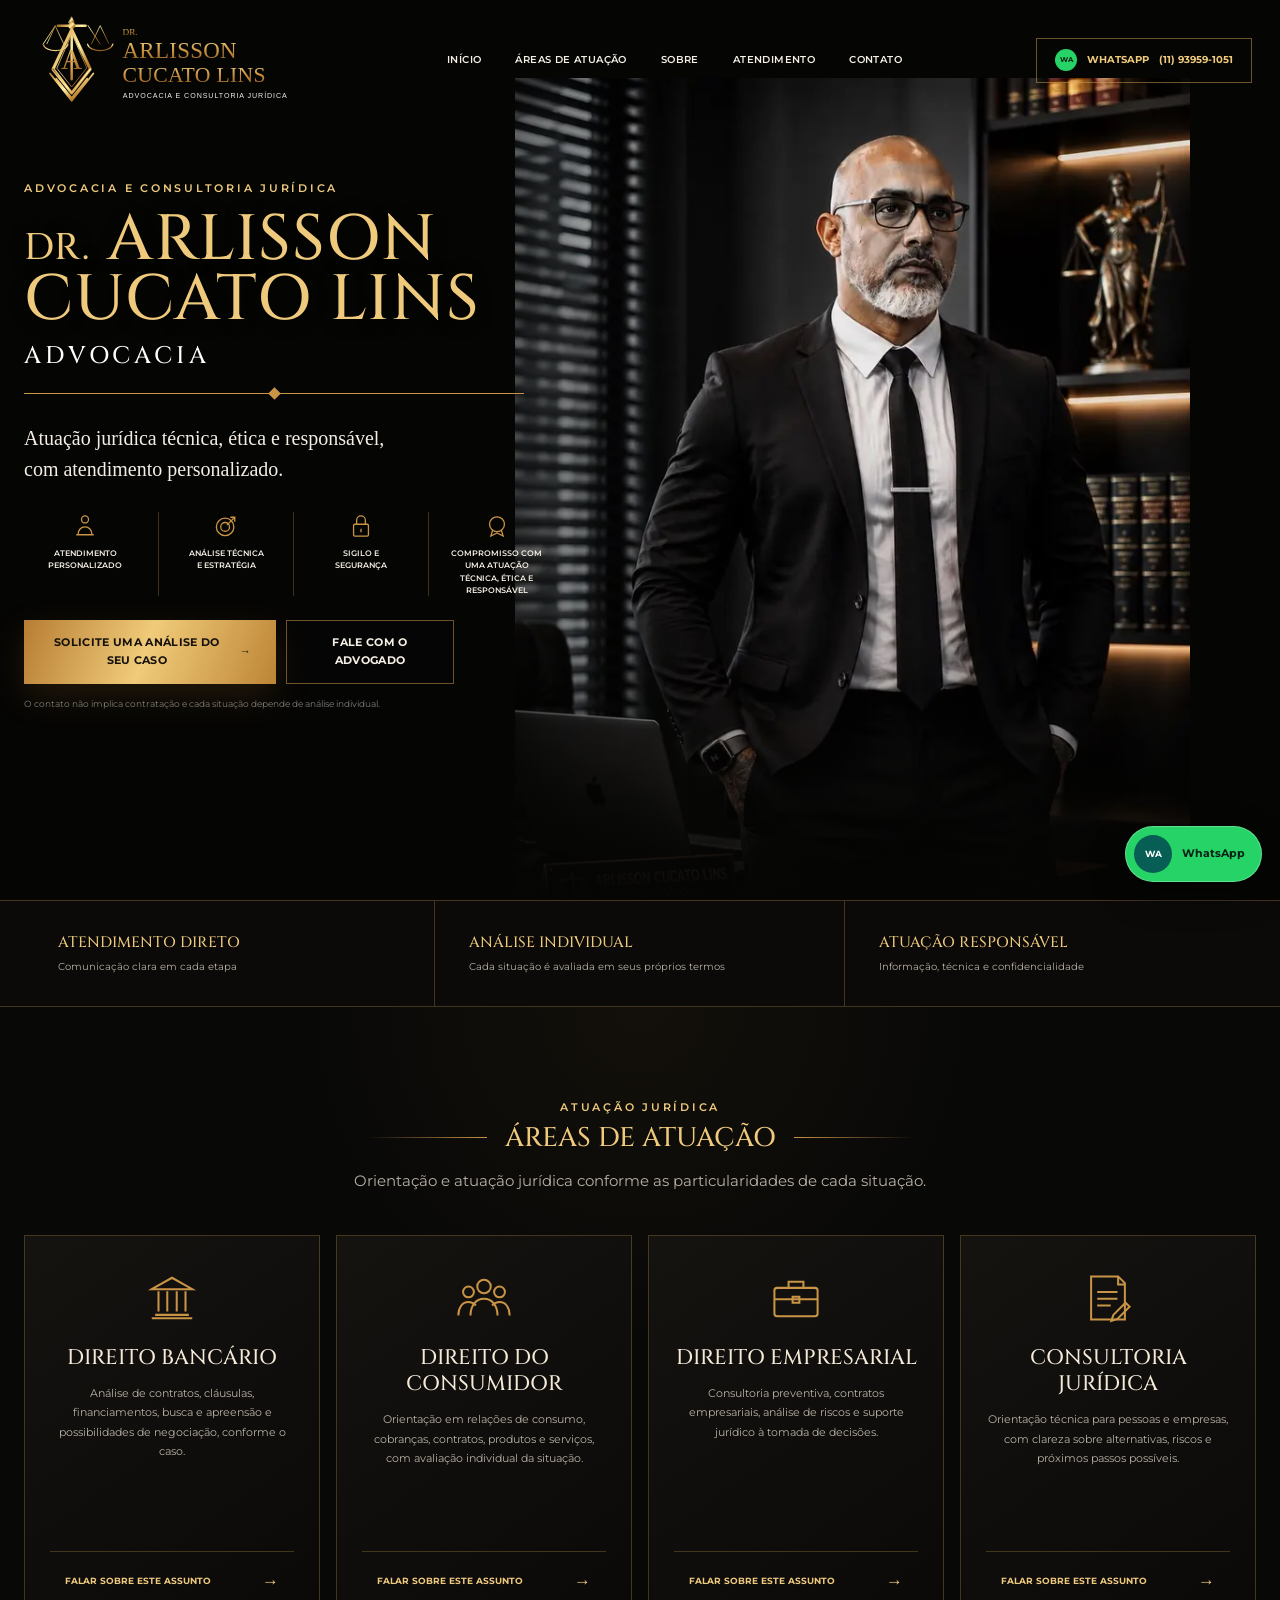
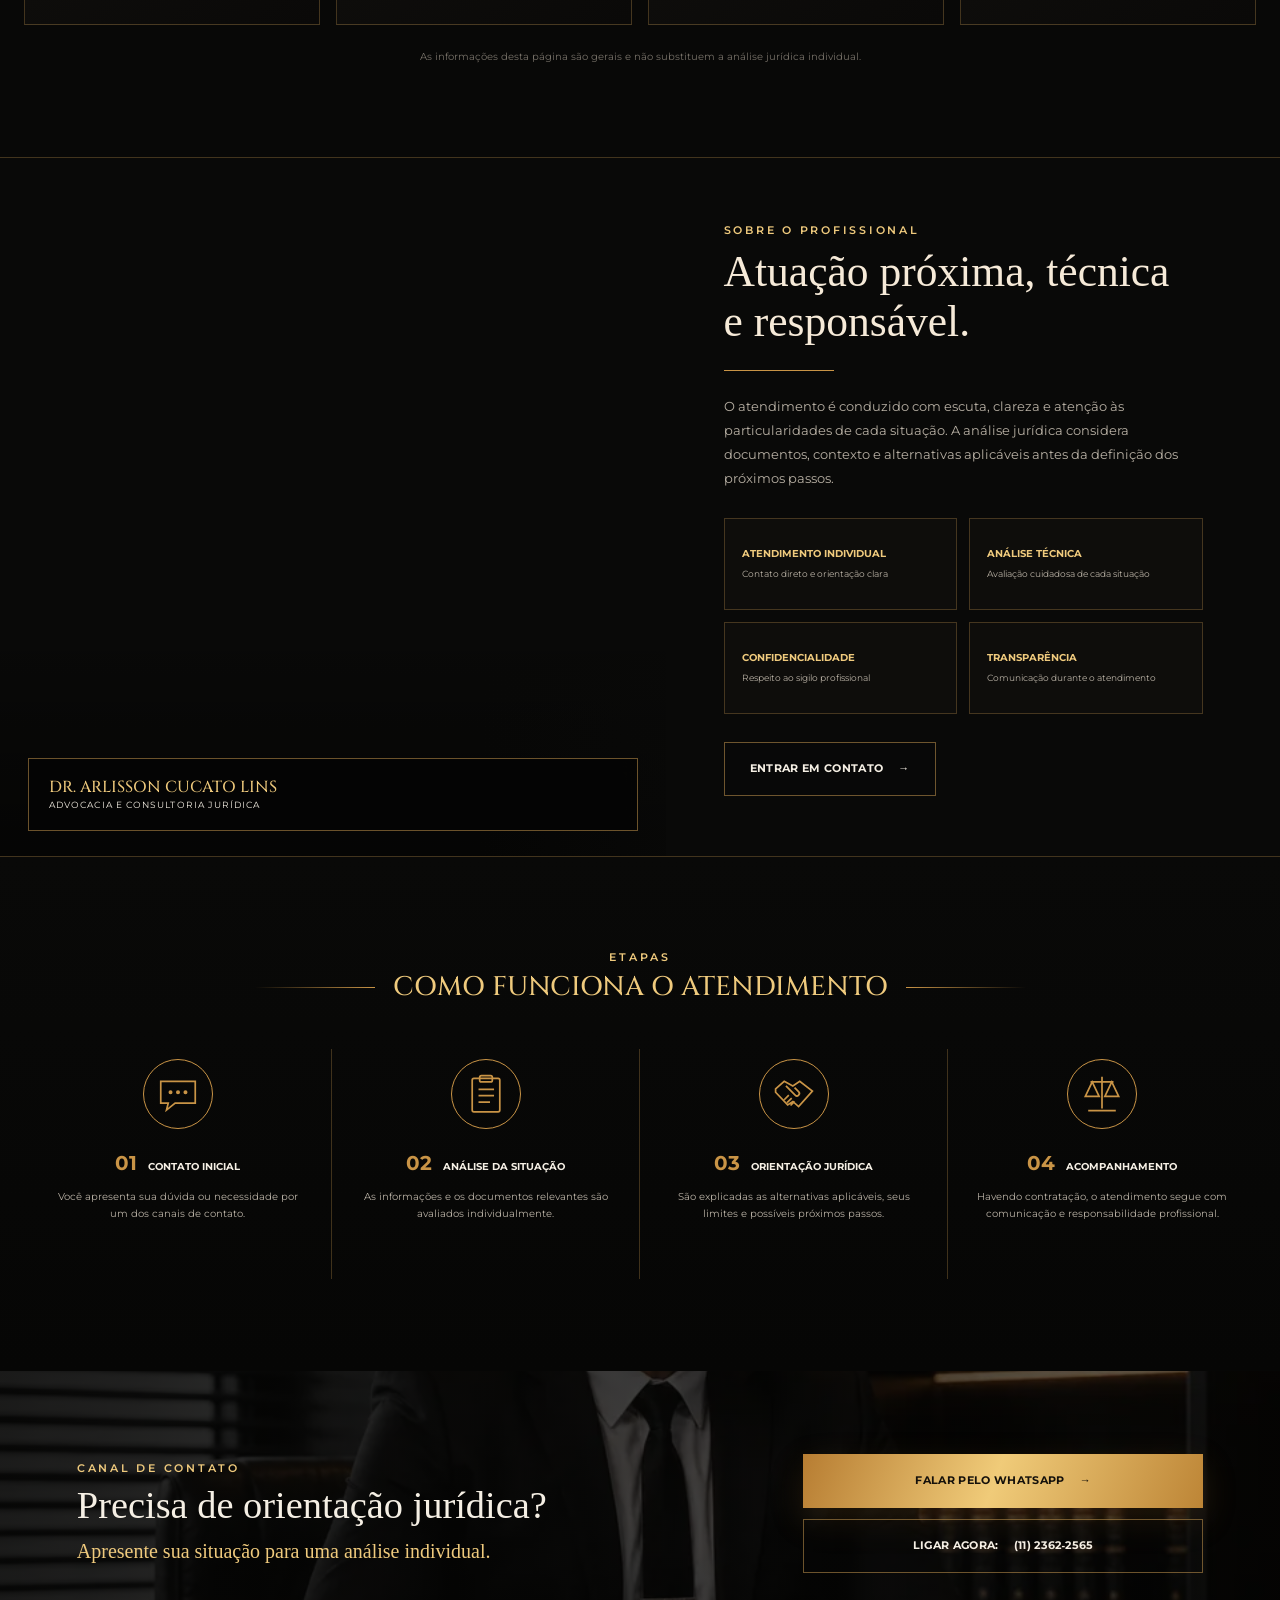
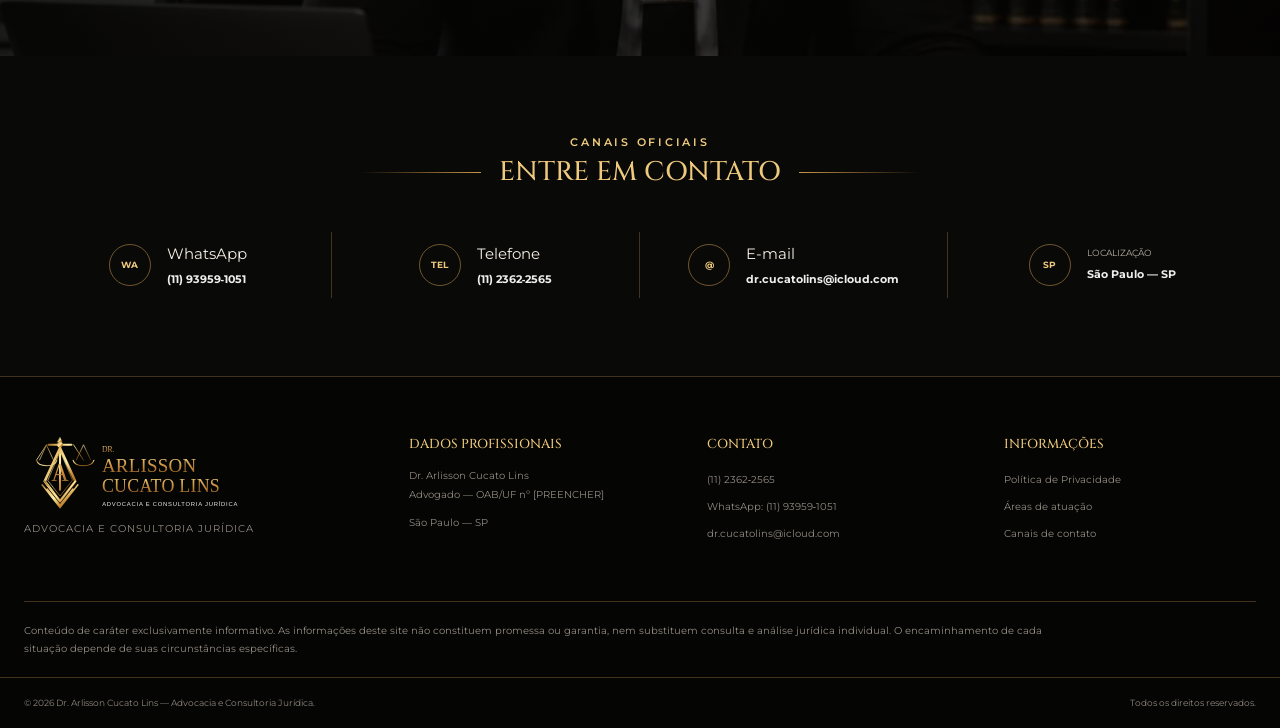
<file: index.html>
<!DOCTYPE html>
<html lang="pt-BR">
<head>
  <meta charset="utf-8">
  <meta name="viewport" content="width=device-width,initial-scale=1,viewport-fit=cover">
  <meta name="theme-color" content="#070706">
  <meta name="robots" content="index,follow,max-image-preview:large">
  <meta name="description" content="Dr. Arlisson Cucato Lins — advocacia e consultoria jurídica em São Paulo, com atendimento técnico, ético e personalizado em Direito Bancário, do Consumidor e Empresarial.">
  <title>Dr. Arlisson Cucato Lins | Advocacia e Consultoria Jurídica</title>
  <link rel="canonical" href="https://www.SEUDOMINIO.com.br/">
  <meta property="og:locale" content="pt_BR">
  <meta property="og:type" content="website">
  <meta property="og:site_name" content="Dr. Arlisson Cucato Lins — Advocacia">
  <meta property="og:title" content="Dr. Arlisson Cucato Lins | Advocacia e Consultoria Jurídica">
  <meta property="og:description" content="Atuação jurídica técnica, ética e responsável. Conheça as áreas de atuação e os canais de contato.">
  <meta property="og:url" content="https://www.SEUDOMINIO.com.br/">
  <meta property="og:image" content="https://www.SEUDOMINIO.com.br/assets/og-arlisson.jpg">
  <meta property="og:image:width" content="1200">
  <meta property="og:image:height" content="630">
  <meta property="og:image:alt" content="Dr. Arlisson Cucato Lins — Advocacia e Consultoria Jurídica">
  <meta name="twitter:card" content="summary_large_image">
  <link rel="icon" href="assets/favicon.svg" type="image/svg+xml">
  <link rel="preload" as="image" href="assets/arlisson-hero-960.webp" type="image/webp" fetchpriority="high">
  <link rel="stylesheet" href="styles.css">
  <!-- Substitua os IDs abaixo pelos códigos reais antes da publicação. -->
  <script>
    window.dataLayer=window.dataLayer||[];
    window.SITE_TRACKING={gtmId:"GTM-XXXXXXX",ga4Id:"G-XXXXXXXXXX",googleAdsId:"AW-XXXXXXXXX",googleAdsConversionLabel:"XXXXXXXXXXXX"};
    (function(w,d,s,l,i){if(!i||/X{4,}/.test(i))return;w[l]=w[l]||[];w[l].push({'gtm.start':new Date().getTime(),event:'gtm.js'});var f=d.getElementsByTagName(s)[0],j=d.createElement(s),dl=l!='dataLayer'?'&l='+l:'';j.async=true;j.src='https://www.googletagmanager.com/gtm.js?id='+i+dl;f.parentNode.insertBefore(j,f)})(window,document,'script','dataLayer',window.SITE_TRACKING.gtmId);
  </script>
  <script type="application/ld+json">
  {
    "@context":"https://schema.org",
    "@type":["LegalService","ProfessionalService"],
    "@id":"https://www.SEUDOMINIO.com.br/#escritorio",
    "name":"Dr. Arlisson Cucato Lins — Advocacia e Consultoria Jurídica",
    "url":"https://www.SEUDOMINIO.com.br/",
    "logo":"https://www.SEUDOMINIO.com.br/assets/logo-arlisson-hd.svg",
    "image":"https://www.SEUDOMINIO.com.br/assets/og-arlisson.jpg",
    "description":"Advocacia e consultoria jurídica com atuação técnica, ética e responsável.",
    "telephone":"+55 11 2362-2565",
    "email":"dr.cucatolins@icloud.com",
    "address":{"@type":"PostalAddress","addressLocality":"São Paulo","addressRegion":"SP","addressCountry":"BR"},
    "areaServed":{"@type":"State","name":"São Paulo"},
    "founder":{"@type":"Person","name":"Arlisson Cucato Lins","jobTitle":"Advogado"},
    "sameAs":["https://www.instagram.com/arlissoncucatolins/"],
    "knowsAbout":["Direito Bancário","Direito do Consumidor","Direito Empresarial","Consultoria Jurídica"]
  }
  </script>
</head>
<body>
  <noscript><iframe src="https://www.googletagmanager.com/ns.html?id=GTM-XXXXXXX" height="0" width="0" class="gtm-frame" title="Google Tag Manager"></iframe></noscript>

  <header class="site-header" aria-label="Cabeçalho principal">
    <a class="brand" href="#inicio" aria-label="Dr. Arlisson Cucato Lins — página inicial"><img src="assets/logo-arlisson-hd.svg" width="920" height="300" alt="Dr. Arlisson Cucato Lins — Advocacia e Consultoria Jurídica"></a>
    <button class="menu" type="button" aria-expanded="false" aria-controls="main-nav" aria-label="Abrir menu"><span></span><span></span><span></span></button>
    <nav id="main-nav" aria-label="Navegação principal"><a href="#inicio">Início</a><a href="#areas">Áreas de atuação</a><a href="#sobre">Sobre</a><a href="#processo">Atendimento</a><a href="#contato">Contato</a></nav>
    <a class="header-whatsapp js-whatsapp js-track" data-message="Olá, Dr. Arlisson. Acessei seu site e gostaria de mais informações." data-event="click_whatsapp_header" href="#">WhatsApp <span>(11) 93959-1051</span></a>
  </header>

  <main>
    <section class="hero" id="inicio" aria-labelledby="hero-title">
      <div class="hero-photo" role="img" aria-label="Dr. Arlisson Cucato Lins em escritório jurídico"></div><div class="hero-overlay"></div>
      <div class="hero-content">
        <p class="eyebrow">Advocacia e consultoria jurídica</p>
        <h1 id="hero-title"><span class="h1-prefix">Dr.</span> Arlisson<br>Cucato Lins</h1>
        <p class="hero-role">Advocacia</p>
        <div class="rule"><i></i></div>
        <p class="hero-lead">Atuação jurídica técnica, ética e responsável,<br>com atendimento personalizado.</p>
        <div class="hero-values" role="group" aria-label="Princípios de atendimento">
          <span><b class="line-icon icon-person" aria-hidden="true"></b>Atendimento<br>personalizado</span>
          <span><b class="line-icon icon-target" aria-hidden="true"></b>Análise técnica<br>e estratégia</span>
          <span><b class="line-icon icon-lock" aria-hidden="true"></b>Sigilo e<br>segurança</span>
          <span><b class="line-icon icon-seal" aria-hidden="true"></b>Compromisso com uma atuação<br>técnica, ética e responsável</span>
        </div>
        <div class="hero-actions">
          <a class="button gold js-whatsapp js-track" data-message="Olá, Dr. Arlisson. Acessei seu site e gostaria de solicitar uma análise do meu caso." data-event="click_cta_hero_analysis" href="#">Solicite uma análise do seu caso <span aria-hidden="true">→</span></a>
          <a class="button outline js-whatsapp js-track" data-message="Olá, Dr. Arlisson. Acessei seu site e gostaria de falar com o advogado." data-event="click_cta_hero_lawyer" href="#">Fale com o advogado</a>
        </div>
        <p class="hero-note">O contato não implica contratação e cada situação depende de análise individual.</p>
      </div>
    </section>

    <section class="trust-strip" aria-label="Informações do atendimento"><div class="container trust-grid"><span><b>Atendimento direto</b><small>Comunicação clara em cada etapa</small></span><span><b>Análise individual</b><small>Cada situação é avaliada em seus próprios termos</small></span><span><b>Atuação responsável</b><small>Informação, técnica e confidencialidade</small></span></div></section>

    <section class="section areas" id="areas" aria-labelledby="areas-title">
      <div class="container">
        <p class="section-kicker">Atuação jurídica</p><h2 class="section-title" id="areas-title"><span>Áreas de atuação</span></h2>
        <p class="section-intro">Orientação e atuação jurídica conforme as particularidades de cada situação.</p>
        <div class="area-grid">
          <article class="reveal"><b class="area-icon icon-bank" aria-hidden="true"></b><h3>Direito Bancário</h3><p>Análise de contratos, cláusulas, financiamentos, busca e apreensão e possibilidades de negociação, conforme o caso.</p><a class="card-link js-whatsapp js-track" data-area="Direito Bancário" data-event="click_area_bancario" href="#">Falar sobre este assunto <span>→</span></a></article>
          <article class="reveal"><b class="area-icon icon-people" aria-hidden="true"></b><h3>Direito do Consumidor</h3><p>Orientação em relações de consumo, cobranças, contratos, produtos e serviços, com avaliação individual da situação.</p><a class="card-link js-whatsapp js-track" data-area="Direito do Consumidor" data-event="click_area_consumidor" href="#">Falar sobre este assunto <span>→</span></a></article>
          <article class="reveal"><b class="area-icon icon-briefcase" aria-hidden="true"></b><h3>Direito Empresarial</h3><p>Consultoria preventiva, contratos empresariais, análise de riscos e suporte jurídico à tomada de decisões.</p><a class="card-link js-whatsapp js-track" data-area="Direito Empresarial" data-event="click_area_empresarial" href="#">Falar sobre este assunto <span>→</span></a></article>
          <article class="reveal"><b class="area-icon icon-document" aria-hidden="true"></b><h3>Consultoria Jurídica</h3><p>Orientação técnica para pessoas e empresas, com clareza sobre alternativas, riscos e próximos passos possíveis.</p><a class="card-link js-whatsapp js-track" data-area="Consultoria Jurídica" data-event="click_area_consultoria" href="#">Falar sobre este assunto <span>→</span></a></article>
        </div>
        <p class="areas-note">As informações desta página são gerais e não substituem a análise jurídica individual.</p>
      </div>
    </section>

    <section class="about" id="sobre" aria-labelledby="about-title">
      <div class="about-photo"><picture><source media="(max-width:760px)" srcset="assets/arlisson-sentado-520.webp" type="image/webp"><img src="assets/arlisson-sentado-960.webp" width="960" height="741" loading="lazy" decoding="async" alt="Dr. Arlisson Cucato Lins em seu escritório"></picture><div class="photo-caption"><b>Dr. Arlisson Cucato Lins</b><span>Advocacia e Consultoria Jurídica</span></div></div>
      <div class="about-copy reveal">
        <p class="eyebrow">Sobre o profissional</p><h2 id="about-title">Atuação próxima, técnica <br>e responsável.</h2><div class="small-rule"></div>
        <p>O atendimento é conduzido com escuta, clareza e atenção às particularidades de cada situação. A análise jurídica considera documentos, contexto e alternativas aplicáveis antes da definição dos próximos passos.</p>
        <div class="qualification-grid"><span><b>Atendimento individual</b><small>Contato direto e orientação clara</small></span><span><b>Análise técnica</b><small>Avaliação cuidadosa de cada situação</small></span><span><b>Confidencialidade</b><small>Respeito ao sigilo profissional</small></span><span><b>Transparência</b><small>Comunicação durante o atendimento</small></span></div>
        <a class="button outline js-whatsapp js-track" data-message="Olá, Dr. Arlisson. Conheci sua atuação pelo site e gostaria de mais informações." data-event="click_cta_about" href="#">Entrar em contato <span>→</span></a>
      </div>
    </section>

    <section class="section process" id="processo" aria-labelledby="process-title"><div class="container"><p class="section-kicker">Etapas</p><h2 class="section-title" id="process-title"><span>Como funciona o atendimento</span></h2>
      <div class="steps">
        <article class="reveal"><b class="step-icon icon-chat" aria-hidden="true"></b><h3><em>01</em> Contato inicial</h3><p>Você apresenta sua dúvida ou necessidade por um dos canais de contato.</p></article>
        <article class="reveal"><b class="step-icon icon-clipboard" aria-hidden="true"></b><h3><em>02</em> Análise da situação</h3><p>As informações e os documentos relevantes são avaliados individualmente.</p></article>
        <article class="reveal"><b class="step-icon icon-handshake" aria-hidden="true"></b><h3><em>03</em> Orientação jurídica</h3><p>São explicadas as alternativas aplicáveis, seus limites e possíveis próximos passos.</p></article>
        <article class="reveal"><b class="step-icon icon-scales" aria-hidden="true"></b><h3><em>04</em> Acompanhamento</h3><p>Havendo contratação, o atendimento segue com comunicação e responsabilidade profissional.</p></article>
      </div></div>
    </section>

    <section class="cta" aria-labelledby="cta-title"><div><p class="eyebrow">Canal de contato</p><h2 id="cta-title">Precisa de orientação jurídica?</h2><p>Apresente sua situação para uma análise individual.</p></div><div><a class="button gold js-whatsapp js-track" data-message="Olá, Dr. Arlisson. Acessei seu site e gostaria de solicitar uma análise da minha situação." data-event="click_cta_final_whatsapp" href="#">Falar pelo WhatsApp <span>→</span></a><a class="button outline js-phone js-track" data-event="click_phone_final" href="tel:+551123622565">Ligar&nbsp;agora: <span>(11)&nbsp;2362&#8209;2565</span></a></div></section>

    <section class="contact section" id="contato" aria-labelledby="contact-title"><div class="container"><p class="section-kicker">Canais oficiais</p><h2 class="section-title" id="contact-title"><span>Entre em contato</span></h2><div class="contact-grid">
      <a class="js-whatsapp js-track" data-message="Olá, Dr. Arlisson. Acessei seu site e gostaria de mais informações." data-event="click_whatsapp_contact" href="#"><b class="contact-icon">WA</b><span>WhatsApp<strong>(11)&nbsp;93959&#8209;1051</strong></span></a><a class="js-phone js-track" data-event="click_phone_contact" href="tel:+551123622565"><b class="contact-icon">TEL</b><span>Telefone<strong>(11)&nbsp;2362&#8209;2565</strong></span></a><a href="mailto:dr.cucatolins@icloud.com"><b class="contact-icon">@</b><span>E-mail<strong>dr.cucatolins@icloud.com</strong></span></a><span><b class="contact-icon">SP</b><span>Localização<strong>São Paulo — SP</strong></span></span>
    </div></div></section>
  </main>

  <footer class="site-footer">
    <div class="footer-main container"><div class="footer-brand"><img src="assets/logo-arlisson-hd.svg" width="920" height="300" loading="lazy" alt="Dr. Arlisson Cucato Lins"><p>Advocacia e Consultoria Jurídica</p></div><div><h2>Dados profissionais</h2><p>Dr. Arlisson Cucato Lins<br>Advogado — OAB/UF nº [PREENCHER]</p><p>São Paulo — SP</p></div><div><h2>Contato</h2><p><a class="js-phone js-track" data-event="click_phone_footer" href="tel:+551123622565">(11)&nbsp;2362&#8209;2565</a><br><a class="js-whatsapp js-track" data-message="Olá, Dr. Arlisson. Acessei seu site e gostaria de mais informações." data-event="click_whatsapp_footer" href="#">WhatsApp: (11)&nbsp;93959&#8209;1051</a><br><a href="mailto:dr.cucatolins@icloud.com">dr.cucatolins@icloud.com</a></p></div><div><h2>Informações</h2><p><a href="politica-de-privacidade.html">Política de Privacidade</a><br><a href="#areas">Áreas de atuação</a><br><a href="#contato">Canais de contato</a></p></div></div>
    <div class="legal-notice container"><p>Conteúdo de caráter exclusivamente informativo. As informações deste site não constituem promessa ou garantia, nem substituem consulta e análise jurídica individual. O encaminhamento de cada situação depende de suas circunstâncias específicas.</p></div>
    <div class="footer-bottom"><span>© <span id="year"></span> Dr. Arlisson Cucato Lins — Advocacia e Consultoria Jurídica.</span><span>Todos os direitos reservados.</span></div>
  </footer>

  <a class="floating-whatsapp js-whatsapp js-track" data-message="Olá, Dr. Arlisson. Acessei seu site e gostaria de mais informações." data-event="click_whatsapp_floating" href="#" aria-label="Falar com Dr. Arlisson pelo WhatsApp"><span class="wa-symbol">WA</span><strong>WhatsApp</strong></a>
  <div class="mobile-contact-bar" role="group" aria-label="Contatos rápidos"><a class="js-whatsapp js-track" data-message="Olá, Dr. Arlisson. Acessei seu site e gostaria de mais informações." data-event="click_whatsapp_mobile_bar" href="#"><span>WA</span> WhatsApp</a><a class="js-phone js-track" data-event="click_phone_mobile_bar" href="tel:+551123622565"><span>TEL</span> Ligar</a></div>
  <script src="script.js" defer></script>
</body>
</html>
</file>
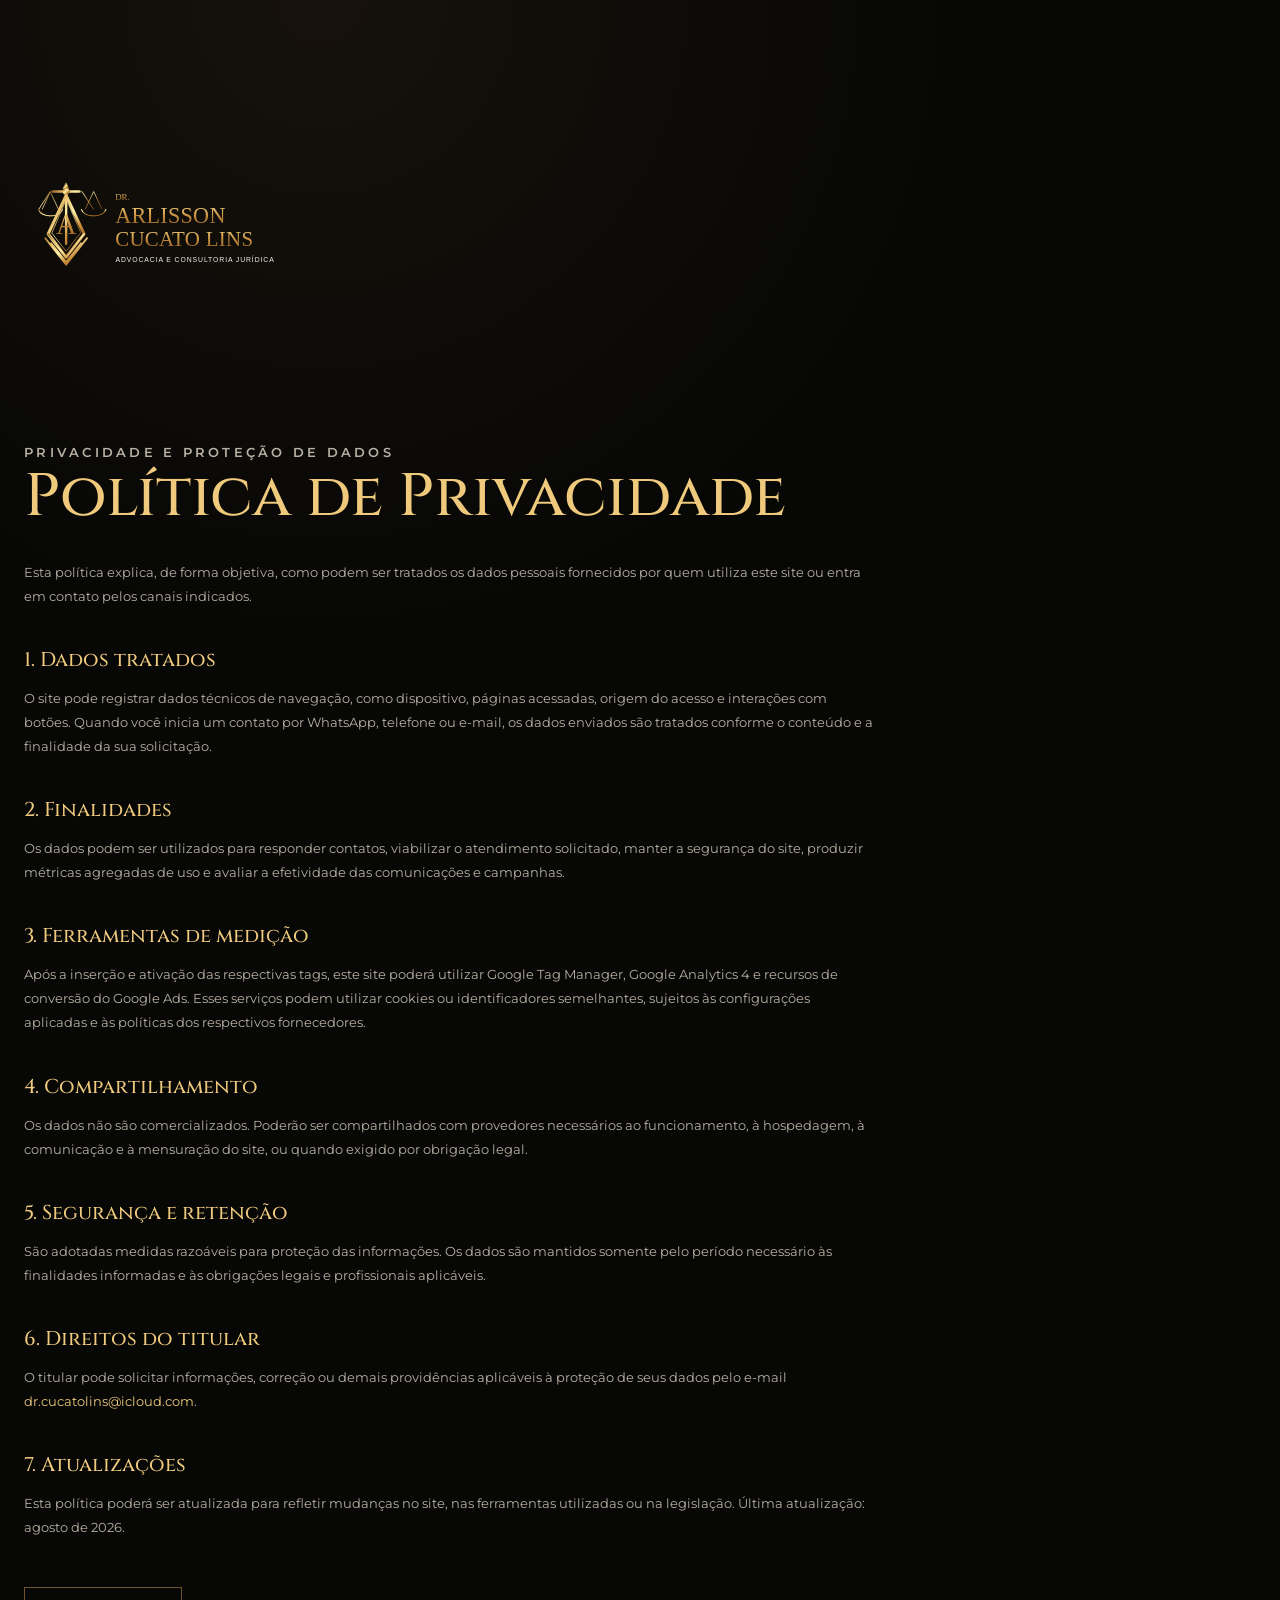
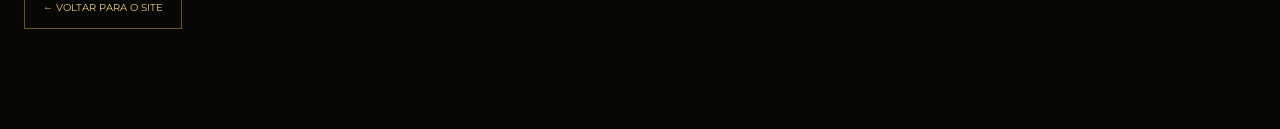
<file: politica-de-privacidade.html>
<!DOCTYPE html>
<html lang="pt-BR">
<head>
  <meta charset="utf-8">
  <meta name="viewport" content="width=device-width,initial-scale=1">
  <meta name="robots" content="index,follow">
  <meta name="description" content="Política de Privacidade do site Dr. Arlisson Cucato Lins — Advocacia e Consultoria Jurídica.">
  <title>Política de Privacidade | Dr. Arlisson Cucato Lins</title>
  <link rel="icon" href="assets/favicon.svg" type="image/svg+xml">
  <link rel="preconnect" href="https://fonts.googleapis.com">
  <link rel="preconnect" href="https://fonts.gstatic.com" crossorigin>
  <link href="https://fonts.googleapis.com/css2?family=Cinzel:wght@500;600&family=Montserrat:wght@400;500;600&display=swap" rel="stylesheet">
  <link rel="stylesheet" href="styles.css">
  <style>.policy{min-height:100vh;padding:75px 0 100px;background:radial-gradient(circle at 25% 0,rgba(201,148,70,.08),transparent 32%),#070706}.policy-logo{width:275px;margin-bottom:65px}.policy article{max-width:850px}.policy h1{margin:0 0 30px;color:var(--gold2);font:500 clamp(36px,5vw,60px)/1.1 var(--serif)}.policy h2{margin:38px 0 12px;color:var(--gold2);font:500 20px var(--serif)}.policy p,.policy li{color:var(--muted);font-size:13px;line-height:1.85}.policy a{color:var(--gold2)}.back-link{display:inline-flex;margin-top:35px;padding:12px 18px;border:1px solid var(--line2);font-size:10px;text-transform:uppercase}@media(max-width:760px){.policy{padding:38px 0 90px}.policy-logo{width:215px;margin-bottom:45px}}</style>
</head>
<body><main class="policy"><div class="container"><a href="index.html"><img class="policy-logo" src="assets/logo-arlisson-hd.svg" width="920" height="300" alt="Dr. Arlisson Cucato Lins"></a><article><p class="eyebrow">Privacidade e proteção de dados</p><h1>Política de Privacidade</h1><p>Esta política explica, de forma objetiva, como podem ser tratados os dados pessoais fornecidos por quem utiliza este site ou entra em contato pelos canais indicados.</p><h2>1. Dados tratados</h2><p>O site pode registrar dados técnicos de navegação, como dispositivo, páginas acessadas, origem do acesso e interações com botões. Quando você inicia um contato por WhatsApp, telefone ou e-mail, os dados enviados são tratados conforme o conteúdo e a finalidade da sua solicitação.</p><h2>2. Finalidades</h2><p>Os dados podem ser utilizados para responder contatos, viabilizar o atendimento solicitado, manter a segurança do site, produzir métricas agregadas de uso e avaliar a efetividade das comunicações e campanhas.</p><h2>3. Ferramentas de medição</h2><p>Após a inserção e ativação das respectivas tags, este site poderá utilizar Google Tag Manager, Google Analytics 4 e recursos de conversão do Google Ads. Esses serviços podem utilizar cookies ou identificadores semelhantes, sujeitos às configurações aplicadas e às políticas dos respectivos fornecedores.</p><h2>4. Compartilhamento</h2><p>Os dados não são comercializados. Poderão ser compartilhados com provedores necessários ao funcionamento, à hospedagem, à comunicação e à mensuração do site, ou quando exigido por obrigação legal.</p><h2>5. Segurança e retenção</h2><p>São adotadas medidas razoáveis para proteção das informações. Os dados são mantidos somente pelo período necessário às finalidades informadas e às obrigações legais e profissionais aplicáveis.</p><h2>6. Direitos do titular</h2><p>O titular pode solicitar informações, correção ou demais providências aplicáveis à proteção de seus dados pelo e-mail <a href="mailto:dr.cucatolins@icloud.com">dr.cucatolins@icloud.com</a>.</p><h2>7. Atualizações</h2><p>Esta política poderá ser atualizada para refletir mudanças no site, nas ferramentas utilizadas ou na legislação. Última atualização: agosto de 2026.</p><a class="back-link" href="index.html">← Voltar para o site</a></article></div></main></body>
</html>
</file>
<file: styles.css>
@font-face{font-family:Montserrat;src:url("assets/montserrat-400.woff2") format("woff2");font-weight:400;font-style:normal;font-display:swap}@font-face{font-family:Montserrat;src:url("assets/montserrat-500.woff2") format("woff2");font-weight:500;font-style:normal;font-display:swap}@font-face{font-family:Montserrat;src:url("assets/montserrat-600.woff2") format("woff2");font-weight:600;font-style:normal;font-display:swap}@font-face{font-family:Montserrat;src:url("assets/montserrat-700.woff2") format("woff2");font-weight:700;font-style:normal;font-display:swap}@font-face{font-family:Cinzel;src:url("assets/cinzel-500.woff2") format("woff2");font-weight:500;font-style:normal;font-display:swap}@font-face{font-family:Cinzel;src:url("assets/cinzel-600.woff2") format("woff2");font-weight:600;font-style:normal;font-display:swap}@font-face{font-family:Cinzel;src:url("assets/cinzel-700.woff2") format("woff2");font-weight:700;font-style:normal;font-display:swap}
:root{--black:#070706;--black2:#0d0c0a;--panel:#11100e;--gold:#c99446;--gold2:#efca7d;--cream:#f5efe4;--muted:#b8b0a4;--line:rgba(211,161,84,.28);--line2:rgba(211,161,84,.5);--sans:"Montserrat",Arial,sans-serif;--serif:"Cinzel",Georgia,serif}
*{box-sizing:border-box}html{scroll-behavior:smooth;scroll-padding-top:90px}body{margin:0;color:var(--cream);background:var(--black);font:15px/1.6 var(--sans);-webkit-font-smoothing:antialiased}body,button,a{-webkit-tap-highlight-color:transparent}a{color:inherit;text-decoration:none}img{display:block;max-width:100%}.container{width:min(1240px,calc(100% - 48px));margin-inline:auto}.gtm-frame{display:none!important}.eyebrow,.section-kicker{margin:0;color:var(--gold2);font-size:11px;font-weight:600;letter-spacing:.25em;text-transform:uppercase}.section{padding:92px 0}.section-kicker{text-align:center}.section-title{display:flex;align-items:center;justify-content:center;gap:18px;margin:5px 0 15px;color:var(--gold2);font:500 clamp(25px,2.1vw,34px)/1.2 var(--serif);text-align:center;text-transform:uppercase}.section-title:before,.section-title:after{width:120px;height:1px;content:"";background:linear-gradient(90deg,transparent,var(--gold))}.section-title:after{background:linear-gradient(90deg,var(--gold),transparent)}.section-intro{max-width:650px;margin:0 auto 42px;color:var(--muted);text-align:center}.button{display:inline-flex;min-height:54px;align-items:center;justify-content:center;gap:15px;padding:13px 25px;border:1px solid var(--line2);font-size:11px;font-weight:700;letter-spacing:.03em;text-align:center;text-transform:uppercase;transition:transform .25s ease,border-color .25s ease,background-color .25s ease,box-shadow .25s ease}.button:hover{transform:translateY(-2px);border-color:var(--gold2)}.button:focus-visible,a:focus-visible,button:focus-visible{outline:2px solid var(--gold2);outline-offset:3px}.button.gold{color:#15110b;background:linear-gradient(110deg,#b77d32,#f0cb79 48%,#bd8536);border:0;box-shadow:0 12px 35px rgba(185,126,48,.17)}.button.outline{background:rgba(8,8,7,.3)}

.site-header{position:absolute;z-index:40;top:0;left:50%;display:flex;width:min(1320px,calc(100% - 56px));height:120px;align-items:center;justify-content:space-between;transform:translateX(-50%)}.brand{display:block;width:285px;line-height:0}.brand img{width:100%;height:auto}.site-header nav{display:flex;gap:34px;align-items:center;font-size:10px;font-weight:600;letter-spacing:.04em;text-transform:uppercase}.site-header nav a{position:relative;padding:10px 0}.site-header nav a:after{position:absolute;right:50%;bottom:4px;left:50%;height:1px;content:"";background:var(--gold);transition:.25s}.site-header nav a:hover:after{right:0;left:0}.header-whatsapp{display:flex;min-height:45px;align-items:center;gap:10px;padding:10px 18px;color:var(--gold2);border:1px solid var(--line2);font-size:10px;font-weight:700;text-transform:uppercase}.header-whatsapp:before{display:grid;width:22px;height:22px;place-items:center;content:"WA";color:#0c2116;background:#25d366;border-radius:50%;font-size:7px}.menu{display:none}

.hero{position:relative;min-height:900px;overflow:hidden;background:#050504}.hero-photo{position:absolute;inset:0 0 0 26%;background:#050504 url("assets/arlisson-hero-960.webp") 67% 78px/auto 100% no-repeat}.hero-overlay{position:absolute;inset:0;background:linear-gradient(90deg,#050504 0%,rgba(5,5,4,.98) 25%,rgba(5,5,4,.84) 33%,rgba(5,5,4,.4) 45%,rgba(5,5,4,.05) 60%),linear-gradient(0deg,#050504 0,transparent 28%)}.hero-content{position:relative;z-index:2;width:min(1290px,calc(100% - 48px));margin:auto;padding-top:180px}.hero h1{max-width:650px;margin:12px 0 0;color:var(--gold2);font:500 clamp(54px,5vw,76px)/.94 var(--serif);letter-spacing:.012em;text-transform:uppercase;text-shadow:0 2px 18px rgba(0,0,0,.35)}.h1-prefix{font-size:.58em;letter-spacing:.04em}.hero-role{margin:14px 0 0;color:#fff;font:500 24px/1 var(--serif);letter-spacing:.16em;text-transform:uppercase}.rule{display:flex;width:500px;align-items:center;margin:25px 0 25px;border-top:1px solid var(--gold)}.rule i{width:9px;height:9px;margin:-5px auto 0;background:var(--gold);transform:rotate(45deg)}.hero-lead{margin:0;color:#f4eee4;font:20px/1.55 Georgia,serif}.hero-values{display:grid;width:540px;grid-template-columns:repeat(4,1fr);margin:27px 0 24px}.hero-values span{min-height:74px;padding:0 12px;border-right:1px solid var(--line);font-size:8px;font-weight:600;line-height:1.55;text-align:center;text-transform:uppercase}.hero-values span:first-child{padding-left:0}.hero-values span:last-child{border:0}.line-icon,.area-icon,.step-icon{display:block;background-repeat:no-repeat;background-position:center;background-size:contain}.hero-values .line-icon{width:28px;height:28px;margin:0 auto 7px}.hero-actions{display:grid;width:430px;grid-template-columns:1.2fr .8fr;gap:10px}.hero-note{max-width:500px;margin:13px 0 0;color:#827d75;font-size:9px}.trust-strip{position:relative;z-index:4;border-block:1px solid var(--line);background:#0b0a09}.trust-grid{display:grid;grid-template-columns:repeat(3,1fr)}.trust-grid span{display:grid;min-height:105px;align-content:center;padding:20px 34px;border-right:1px solid var(--line)}.trust-grid span:last-child{border:0}.trust-grid b{color:var(--gold2);font:500 15px var(--serif);text-transform:uppercase}.trust-grid small{margin-top:6px;color:var(--muted);font-size:10px}

.areas{background:radial-gradient(circle at 50% 0,rgba(201,148,70,.06),transparent 35%),#080807}.area-grid{display:grid;grid-template-columns:repeat(4,1fr);gap:16px}.area-grid article{position:relative;display:flex;min-height:390px;flex-direction:column;padding:35px 25px 27px;overflow:hidden;border:1px solid var(--line);background:linear-gradient(145deg,#141310,#0a0908);text-align:center;transition:transform .3s ease,border-color .3s ease,box-shadow .3s ease}.area-grid article:before{position:absolute;inset:0;content:"";background:linear-gradient(135deg,rgba(237,202,125,.055),transparent 35%);opacity:0;transition:.3s}.area-grid article:hover{transform:translateY(-5px);border-color:var(--line2);box-shadow:0 20px 55px rgba(0,0,0,.35)}.area-grid article:hover:before{opacity:1}.area-icon{position:relative;width:54px;height:54px;margin:0 auto}.area-grid h3{position:relative;margin:20px 0 13px;color:#f5ead8;font:500 21px/1.25 var(--serif);text-transform:uppercase}.area-grid p{position:relative;margin:0;color:var(--muted);font-size:11px;line-height:1.75}.card-link{position:relative;display:flex;min-height:46px;align-items:center;justify-content:space-between;margin-top:auto;padding:14px 15px 0;color:var(--gold2);border-top:1px solid var(--line);font-size:9px;font-weight:700;text-transform:uppercase}.card-link span{font-size:17px}.areas-note{margin:24px 0 0;color:#777168;font-size:10px;text-align:center}

.about{display:grid;grid-template-columns:52% 48%;min-height:650px;border-block:1px solid var(--line);background:#090908}.about-photo{position:relative;min-width:0;overflow:hidden}.about-photo picture,.about-photo img{width:100%;height:100%}.about-photo img{object-fit:cover;object-position:center 46%;filter:contrast(1.02) saturate(1.02)}.about-photo:after{position:absolute;inset:0;content:"";background:linear-gradient(90deg,transparent 72%,rgba(9,9,8,.65)),linear-gradient(0deg,rgba(0,0,0,.5),transparent 33%);pointer-events:none}.photo-caption{position:absolute;z-index:2;right:28px;bottom:25px;left:28px;display:grid;padding:17px 20px;border:1px solid var(--line2);background:rgba(5,5,5,.72);backdrop-filter:blur(10px)}.photo-caption b{color:var(--gold2);font:500 16px var(--serif);text-transform:uppercase}.photo-caption span{font-size:9px;letter-spacing:.12em;text-transform:uppercase}.about-copy{display:flex;flex-direction:column;justify-content:center;padding:64px clamp(35px,6vw,95px) 60px 58px}.about-copy h2{margin:8px 0 0;color:#f6ead8;font:500 clamp(35px,3.4vw,51px)/1.14 Georgia,serif}.small-rule{width:110px;margin:23px 0;border-top:1px solid var(--gold)}.about-copy>p:not(.eyebrow){max-width:680px;margin:0;color:var(--muted);font-size:13px;line-height:1.85}.qualification-grid{display:grid;grid-template-columns:1fr 1fr;gap:12px;margin:28px 0}.qualification-grid span{display:grid;min-height:92px;align-content:center;padding:14px 17px;border:1px solid var(--line);background:#0e0d0b}.qualification-grid b{color:var(--gold2);font-size:10px;text-transform:uppercase}.qualification-grid small{margin-top:5px;color:var(--muted);font-size:9px}.about-copy .button{align-self:flex-start}

.process{background:linear-gradient(180deg,#090908,#060605)}.steps{display:grid;grid-template-columns:repeat(4,1fr);margin-top:45px}.steps article{min-height:230px;padding:10px 26px;border-right:1px solid var(--line);text-align:center}.steps article:last-child{border:0}.step-icon{width:70px;height:70px;margin:0 auto 19px;border:1px solid var(--gold);border-radius:50%;background-size:46px}.steps h3{font-size:10px;line-height:1.5;text-transform:uppercase}.steps em{margin-right:8px;color:var(--gold);font-size:20px;font-style:normal}.steps p{color:var(--muted);font-size:10px;line-height:1.75}

.cta{display:flex;min-height:285px;align-items:center;justify-content:space-between;gap:55px;padding:42px max(6vw,calc((100vw - 1240px)/2));background:linear-gradient(90deg,rgba(5,5,4,.9),rgba(5,5,4,.62)),url("assets/arlisson-sentado-960.webp") center 50%/cover}.cta>div:first-child{max-width:650px}.cta h2{margin:5px 0 8px;font:500 clamp(32px,3vw,47px)/1.2 Georgia,serif}.cta p:not(.eyebrow){margin:0;color:var(--gold2);font:20px/1.5 Georgia,serif}.cta>div:last-child{display:grid;width:400px;gap:11px}.contact{padding-block:78px;background:#090908}.contact-grid{display:grid;grid-template-columns:repeat(4,1fr);margin-top:43px}.contact-grid>a,.contact-grid>span{display:flex;gap:16px;align-items:center;justify-content:center;min-width:0;padding:10px 22px;border-right:1px solid var(--line)}.contact-grid>:last-child{border:0}.contact-icon{display:grid;width:42px;height:42px;flex:0 0 42px;place-items:center;color:var(--gold2);border:1px solid var(--line2);border-radius:50%;font-size:9px}.contact-grid span span{min-width:0;color:var(--muted);font-size:9px;text-transform:uppercase}.contact-grid strong{display:block;margin-top:5px;overflow-wrap:anywhere;color:#eee;font-size:11px;text-transform:none}

.site-footer{padding-top:58px;border-top:1px solid var(--line);background:#050504}.footer-main{display:grid;grid-template-columns:1.35fr repeat(3,1fr);gap:45px;padding-bottom:43px}.footer-main h2{margin:0 0 14px;color:var(--gold2);font:500 13px var(--serif);text-transform:uppercase}.footer-main p{margin:0 0 10px;color:#918b81;font-size:10px;line-height:1.85}.footer-main p a{display:inline-flex;min-height:27px;align-items:center}.footer-main a:hover{color:var(--gold2)}.footer-brand img{width:235px;height:auto}.footer-brand p{margin-top:8px;letter-spacing:.1em;text-transform:uppercase}.legal-notice{padding:20px 0;border-top:1px solid var(--line)}.legal-notice p{max-width:1020px;margin:0;color:#938d83;font-size:10px;line-height:1.75}.footer-bottom{display:flex;justify-content:space-between;padding:18px max(24px,calc((100vw - 1240px)/2));color:#8c867c;border-top:1px solid var(--line);font-size:9px}.floating-whatsapp{position:fixed;z-index:70;right:18px;bottom:18px;display:flex;min-height:54px;align-items:center;gap:10px;padding:8px 16px 8px 8px;color:#092116;background:#25d366;border:1px solid rgba(255,255,255,.28);border-radius:999px;box-shadow:0 12px 35px rgba(0,0,0,.38);font-size:11px;transition:.25s}.floating-whatsapp:hover{transform:translateY(-3px)}.wa-symbol{display:grid;width:38px;height:38px;place-items:center;color:#fff;background:#075e54;border-radius:50%;font-size:9px;font-weight:700}.mobile-contact-bar{display:none}

.reveal{opacity:0;transform:translateY(16px);transition:opacity .7s cubic-bezier(.2,.65,.3,1),transform .7s cubic-bezier(.2,.65,.3,1)}.reveal.visible{opacity:1;transform:none}
.icon-person{background-image:url("data:image/svg+xml,%3Csvg xmlns='http://www.w3.org/2000/svg' viewBox='0 0 64 64' fill='none' stroke='%23c99446' stroke-width='3'%3E%3Ccircle cx='32' cy='17' r='8'/%3E%3Cpath d='M16 52c0-11 7-18 16-18s16 7 16 18M12 52h40'/%3E%3C/svg%3E")}.icon-target{background-image:url("data:image/svg+xml,%3Csvg xmlns='http://www.w3.org/2000/svg' viewBox='0 0 64 64' fill='none' stroke='%23c99446' stroke-width='3'%3E%3Ccircle cx='30' cy='34' r='20'/%3E%3Ccircle cx='30' cy='34' r='10'/%3E%3Cpath d='M34 30 52 12m-10 0h10v10'/%3E%3C/svg%3E")}.icon-lock{background-image:url("data:image/svg+xml,%3Csvg xmlns='http://www.w3.org/2000/svg' viewBox='0 0 64 64' fill='none' stroke='%23c99446' stroke-width='3'%3E%3Crect x='15' y='28' width='34' height='27' rx='3'/%3E%3Cpath d='M22 28v-9a10 10 0 0 1 20 0v9M32 38v8'/%3E%3C/svg%3E")}.icon-seal{background-image:url("data:image/svg+xml,%3Csvg xmlns='http://www.w3.org/2000/svg' viewBox='0 0 64 64' fill='none' stroke='%23c99446' stroke-width='3'%3E%3Ccircle cx='32' cy='28' r='17'/%3E%3Cpath d='m22 42-4 13 14-7 14 7-4-13'/%3E%3C/svg%3E")}.icon-bank{background-image:url("data:image/svg+xml,%3Csvg xmlns='http://www.w3.org/2000/svg' viewBox='0 0 80 80' fill='none' stroke='%23c99446' stroke-width='3'%3E%3Cpath d='m10 27 30-17 30 17H10Zm5 38h50M20 30v30m13-30v30m14-30v30m13-30v30M10 70h60'/%3E%3C/svg%3E")}.icon-people{background-image:url("data:image/svg+xml,%3Csvg xmlns='http://www.w3.org/2000/svg' viewBox='0 0 80 80' fill='none' stroke='%23c99446' stroke-width='3'%3E%3Ccircle cx='40' cy='23' r='10'/%3E%3Ccircle cx='17' cy='31' r='8'/%3E%3Ccircle cx='63' cy='31' r='8'/%3E%3Cpath d='M20 66c0-15 8-25 20-25s20 10 20 25M2 66c0-12 6-20 15-20 4 0 8 2 11 5m50 15c0-12-6-20-15-20-4 0-8 2-11 5'/%3E%3C/svg%3E")}.icon-briefcase{background-image:url("data:image/svg+xml,%3Csvg xmlns='http://www.w3.org/2000/svg' viewBox='0 0 80 80' fill='none' stroke='%23c99446' stroke-width='3'%3E%3Crect x='8' y='25' width='64' height='42' rx='4'/%3E%3Cpath d='M29 25v-9h22v9M8 42h64M35 38h10v9H35z'/%3E%3C/svg%3E")}.icon-document{background-image:url("data:image/svg+xml,%3Csvg xmlns='http://www.w3.org/2000/svg' viewBox='0 0 80 80' fill='none' stroke='%23c99446' stroke-width='3'%3E%3Cpath d='M15 8h40l10 10v54H15V8Zm40 0v12h10M24 31h30M24 41h30M24 51h20'/%3E%3Cpath d='m48 65 18-18 6 6-18 18-9 3 3-9Z'/%3E%3C/svg%3E")}.icon-chat{background-image:url("data:image/svg+xml,%3Csvg xmlns='http://www.w3.org/2000/svg' viewBox='0 0 80 80' fill='none' stroke='%23c99446' stroke-width='3'%3E%3Cpath d='M10 18h60v38H35L20 68l3-12H10V18Z'/%3E%3Ccircle cx='27' cy='37' r='2' fill='%23c99446'/%3E%3Ccircle cx='40' cy='37' r='2' fill='%23c99446'/%3E%3Ccircle cx='53' cy='37' r='2' fill='%23c99446'/%3E%3C/svg%3E")}.icon-clipboard{background-image:url("data:image/svg+xml,%3Csvg xmlns='http://www.w3.org/2000/svg' viewBox='0 0 80 80' fill='none' stroke='%23c99446' stroke-width='3'%3E%3Crect x='16' y='13' width='48' height='58' rx='3'/%3E%3Crect x='29' y='8' width='22' height='11' rx='3'/%3E%3Cpath d='M27 32h27M27 43h27M27 54h20'/%3E%3C/svg%3E")}.icon-handshake{background-image:url("data:image/svg+xml,%3Csvg xmlns='http://www.w3.org/2000/svg' viewBox='0 0 80 80' fill='none' stroke='%23c99446' stroke-width='3'%3E%3Cpath d='m8 31 15-13 15 8 12-8 22 17-24 27-10-9-9 6-21-22V31Zm18-5 16 16c4 4 10-2 6-6l-7-7M23 50l8-8m-3 13 8-8m-2 13 7-7'/%3E%3C/svg%3E")}.icon-scales{background-image:url("data:image/svg+xml,%3Csvg xmlns='http://www.w3.org/2000/svg' viewBox='0 0 80 80' fill='none' stroke='%23c99446' stroke-width='3'%3E%3Cpath d='M40 10v55M20 19h40M16 69h48M23 19 11 44h24L23 19Zm34 0L45 44h24L57 19Z'/%3E%3C/svg%3E")}

@media(max-width:1080px){.site-header{width:calc(100% - 36px)}.brand{width:240px}.site-header nav{gap:19px}.header-whatsapp span{display:none}.hero-photo{left:20%}.hero-content{width:calc(100% - 52px)}.area-grid{grid-template-columns:1fr 1fr}.area-grid article{min-height:330px}.contact-grid{grid-template-columns:1fr 1fr;gap:25px}.contact-grid>*{border:0!important}.footer-main{grid-template-columns:1.2fr 1fr 1fr}.footer-main>div:last-child{grid-column:2}}

@media(max-width:760px){html{scroll-padding-top:72px}body{padding-bottom:64px}.container{width:calc(100% - 34px)}.section{padding:68px 0}.site-header{position:fixed;top:0;width:100%;height:72px;padding:0 17px;background:rgba(5,5,4,.94);border-bottom:1px solid var(--line);backdrop-filter:blur(14px);transform:translateX(-50%)}.brand{width:176px}.site-header nav{position:fixed;inset:72px 0 auto;display:grid;gap:0;padding:14px 18px 22px;background:rgba(6,6,5,.98);border-bottom:1px solid var(--line);opacity:0;pointer-events:none;transform:translateY(-10px);transition:.25s}.site-header nav.open{opacity:1;pointer-events:auto;transform:none}.site-header nav a{padding:14px 5px;border-bottom:1px solid rgba(255,255,255,.06);font-size:11px}.header-whatsapp{display:none}.menu{display:grid;width:44px;height:44px;place-content:center;gap:5px;color:white;background:transparent;border:1px solid var(--line)}.menu span{width:21px;height:1px;background:white}.hero{min-height:844px}.hero-photo{inset:72px 0 auto;height:415px;background-position:50% 16%;background-size:cover}.hero-overlay{background:linear-gradient(180deg,rgba(5,5,4,.05) 72px,rgba(5,5,4,.18) 300px,#050504 475px,#050504 100%)}.hero-content{width:calc(100% - 34px);padding-top:390px}.hero .eyebrow{margin-bottom:8px;font-size:9px}.hero h1{margin-top:0;font-size:clamp(38px,11.6vw,50px);line-height:.96}.hero-role{margin-top:10px;font-size:17px}.rule{width:100%;margin:19px 0}.hero-lead{font-size:16px}.hero-values{display:none}.hero-actions{width:100%;grid-template-columns:1fr;gap:9px;margin-top:22px}.button{min-height:52px;padding:12px 17px;font-size:10px}.hero-note{font-size:8px;line-height:1.5}.trust-grid{grid-template-columns:1fr}.trust-grid span{min-height:80px;padding:15px 20px;border-right:0;border-bottom:1px solid var(--line)}.trust-grid span:last-child{border:0}.area-grid{grid-template-columns:1fr;gap:13px}.area-grid article{min-height:340px;padding:30px 25px 24px}.section-title:before,.section-title:after{width:38px}.section-intro{margin-bottom:30px;font-size:13px}.about{grid-template-columns:1fr;min-height:0}.about-photo{height:auto;aspect-ratio:1.12}.about-photo:after{background:linear-gradient(0deg,rgba(0,0,0,.54),transparent 42%)}.about-photo img{object-position:center}.photo-caption{right:15px;bottom:14px;left:15px;padding:13px 15px}.about-copy{padding:44px 20px 55px}.about-copy h2{font-size:34px}.about-copy h2 br{display:none}.qualification-grid{grid-template-columns:1fr}.qualification-grid span{min-height:78px}.about-copy .button{width:100%}.steps{grid-template-columns:1fr;margin-top:30px}.steps article{display:grid;min-height:0;grid-template-columns:66px 1fr;align-items:center;padding:24px 2px;border-right:0;border-bottom:1px solid var(--line);text-align:left}.steps article:last-child{border:0}.step-icon{grid-row:1/3;width:58px;height:58px;margin:0;background-size:37px}.steps h3{margin:0}.steps p{margin:5px 0 0}.cta{align-items:flex-start;flex-direction:column;gap:27px;min-height:0;padding:55px 20px;background-position:62% center}.cta>div:last-child{width:100%}.contact{padding-block:62px}.contact-grid{grid-template-columns:1fr;gap:8px;margin-top:28px}.contact-grid>a,.contact-grid>span{justify-content:flex-start;padding:13px 5px;border-bottom:1px solid var(--line)!important}.footer-main{grid-template-columns:1fr;gap:26px}.footer-main>div:last-child{grid-column:auto}.footer-brand img{width:220px}.legal-notice{padding-inline:0}.footer-bottom{flex-direction:column;gap:6px;padding:17px;text-align:center}.floating-whatsapp{display:none}.mobile-contact-bar{position:fixed;z-index:80;right:0;bottom:0;left:0;display:grid;height:64px;grid-template-columns:1fr 1fr;padding-bottom:env(safe-area-inset-bottom);background:#090908;border-top:1px solid var(--line2);box-shadow:0 -10px 30px rgba(0,0,0,.35)}.mobile-contact-bar a{display:flex;align-items:center;justify-content:center;gap:8px;font-size:11px;font-weight:700;text-transform:uppercase}.mobile-contact-bar a:first-child{color:#071e13;background:#25d366}.mobile-contact-bar a+ a{color:var(--gold2);border-left:1px solid var(--line)}.mobile-contact-bar span{display:grid;width:27px;height:27px;place-items:center;border:1px solid currentColor;border-radius:50%;font-size:7px}}

@media(max-width:380px){.brand{width:155px}.hero-content{padding-top:375px}.hero h1{font-size:37px}.hero{min-height:830px}.about-copy h2{font-size:30px}.section-title{font-size:23px}.mobile-contact-bar a{font-size:10px}}
@media(prefers-reduced-motion:reduce){html{scroll-behavior:auto}.reveal{opacity:1;transform:none;transition:none}.button,.area-grid article,.floating-whatsapp{transition:none}}
</file>
